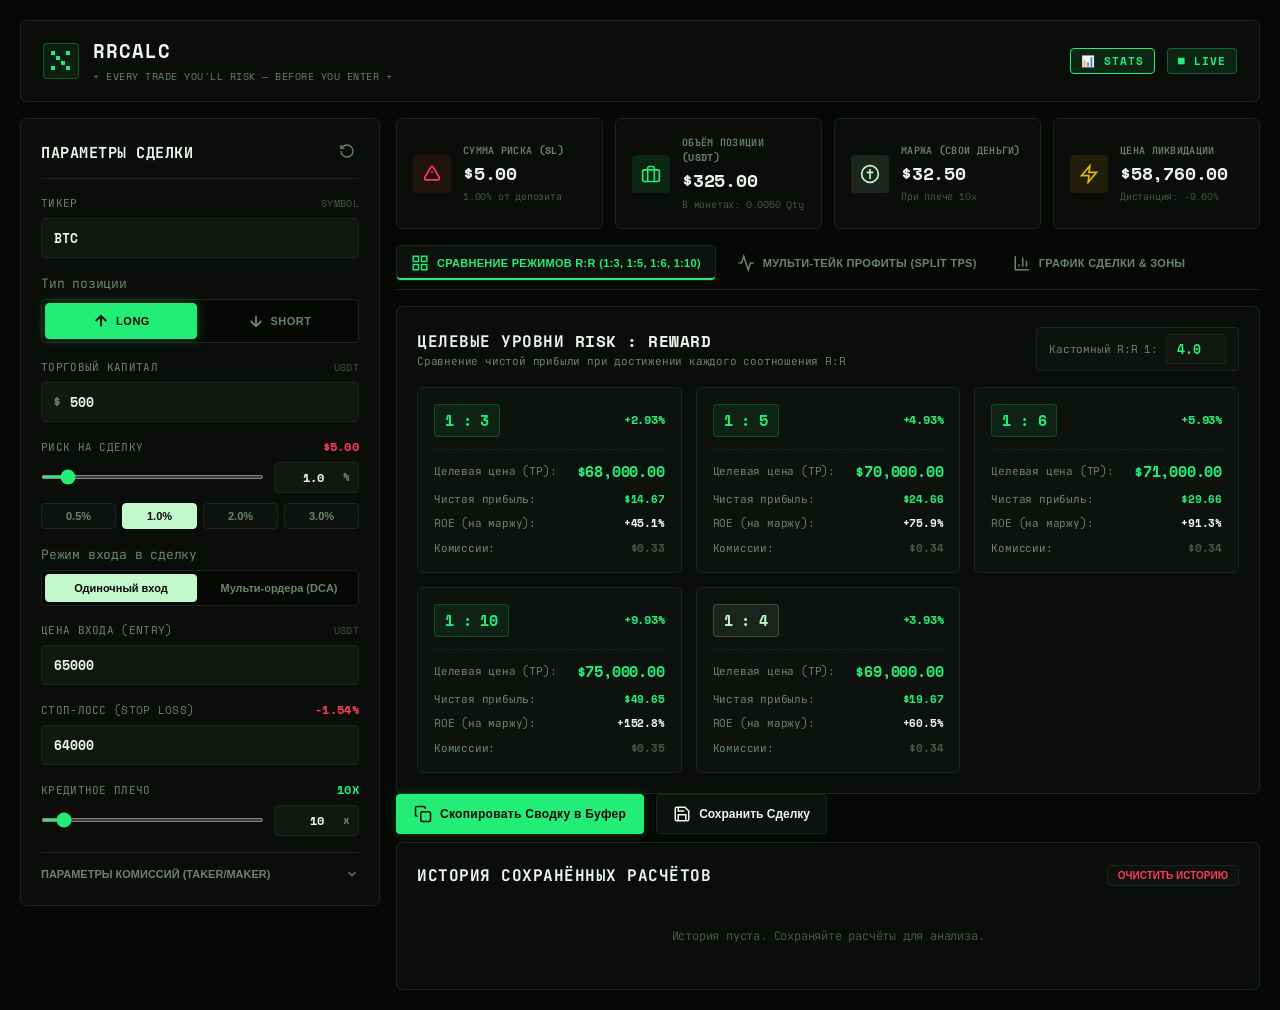
<file: index.html>
<!DOCTYPE html>
<html lang="ru">
<head>
    <meta charset="UTF-8">
    <meta name="viewport" content="width=device-width, initial-scale=1.0">
    <title>Futures Risk & Reward Calculator | R:R 1:3, 1:5, 1:6, 1:10</title>
    <meta name="description" content="Профессиональный фьючерсный калькулятор риск-менеджмента, расчета размера позиции, плеча, ликвидации и R:R соотшений.">
    <!-- Google Fonts: Space Mono & JetBrains Mono -->
    <link rel="preconnect" href="https://fonts.googleapis.com">
    <link rel="preconnect" href="https://fonts.gstatic.com" crossorigin>
    <link href="https://fonts.googleapis.com/css2?family=JetBrains+Mono:wght@400;500;600;700&family=Space+Mono:ital,wght@0,400;0,700;1,400&display=swap" rel="stylesheet">
    <link rel="stylesheet" href="styles.css">
</head>
<body>
    <div class="app-container">
        <!-- BPSCAN Terminal Header Bar -->
        <header class="app-header">
            <div class="brand">
                <div class="brand-logo">
                    <svg width="24" height="24" viewBox="0 0 24 24" fill="none" xmlns="http://www.w3.org/2000/svg">
                        <rect x="2" y="2" width="4" height="4" fill="#22EE77"/>
                        <rect x="7" y="7" width="4" height="4" fill="#22EE77"/>
                        <rect x="12" y="12" width="4" height="4" fill="#22EE77"/>
                        <rect x="17" y="17" width="4" height="4" fill="#22EE77"/>
                        <rect x="17" y="2" width="4" height="4" fill="#22EE77"/>
                        <rect x="2" y="17" width="4" height="4" fill="#22EE77"/>
                    </svg>
                </div>
                <div class="brand-text">
                    <h1>RRCALC</h1>
                    <span class="brand-sub">+ EVERY TRADE YOU'LL RISK — BEFORE YOU ENTER +</span>
                </div>
            </div>
            <div class="header-status" style="display: flex; gap: 12px; align-items: center;">
                <a href="dashboard.html" class="live-badge" style="text-decoration: none; color: #22EE77; border-color: #22EE77; cursor: pointer;">📊 STATS</a>
                <span class="live-badge">■ LIVE</span>
            </div>
        </header>

        <!-- Main Layout Split -->
        <div class="main-content">
            <!-- Sidebar: Parameters Input -->
            <aside class="sidebar-panel">
                <div class="panel-header">
                    <h2>Параметры Сделки</h2>
                    <button id="resetBtn" class="btn-icon" title="Сбросить всё">
                        <svg width="16" height="16" viewBox="0 0 24 24" fill="none" stroke="currentColor" stroke-width="2">
                            <path d="M3 12a9 9 0 1 0 9-9 9.75 9.75 0 0 0-6.74 2.74L3 8"/>
                            <path d="M3 3v5h5"/>
                        </svg>
                    </button>
                </div>

                <!-- Ticker / Coin Symbol -->
                <div class="input-group">
                    <div class="label-row">
                        <label for="tickerInput">Тикер</label>
                        <span class="unit">SYMBOL</span>
                    </div>
                    <div class="input-wrapper">
                        <input type="text" id="tickerInput" value="BTC" placeholder="BTC" style="text-transform: uppercase;">
                    </div>
                </div>

                <!-- Position Direction Switcher -->
                <div class="input-group">
                    <label>Тип позиции</label>
                    <div class="direction-switch">
                        <button id="dirLong" class="dir-btn long active">
                            <svg width="18" height="18" viewBox="0 0 24 24" fill="none" stroke="currentColor" stroke-width="2.5">
                                <path d="M12 19V5M5 12l7-7 7 7"/>
                            </svg>
                            LONG
                        </button>
                        <button id="dirShort" class="dir-btn short">
                            <svg width="18" height="18" viewBox="0 0 24 24" fill="none" stroke="currentColor" stroke-width="2.5">
                                <path d="M12 5v14M5 12l7 7 7-7"/>
                            </svg>
                            SHORT
                        </button>
                    </div>
                </div>

                <!-- Capital / Balance -->
                <div class="input-group">
                    <div class="label-row">
                        <label for="capitalInput">Торговый капитал</label>
                        <span class="unit">USDT</span>
                    </div>
                    <div class="input-wrapper has-symbol">
                        <span class="currency-symbol">$</span>
                        <input type="number" id="capitalInput" value="500" step="50" min="1" placeholder="500">
                    </div>
                </div>

                <!-- Risk Percentage -->
                <div class="input-group">
                    <div class="label-row">
                        <label for="riskPercentInput">Риск на сделку</label>
                        <span id="riskAmountDisplay" class="value-highlight red">$100.00</span>
                    </div>
                    <div class="slider-input-combo">
                        <input type="range" id="riskSlider" min="0.1" max="10" step="0.1" value="1.0">
                        <div class="number-suffix">
                            <input type="number" id="riskPercentInput" value="1.0" step="0.1" min="0.01" max="100">
                            <span>%</span>
                        </div>
                    </div>
                    <div class="preset-buttons">
                        <button class="risk-preset-btn" data-risk="0.5">0.5%</button>
                        <button class="risk-preset-btn active" data-risk="1.0">1.0%</button>
                        <button class="risk-preset-btn" data-risk="2.0">2.0%</button>
                        <button class="risk-preset-btn" data-risk="3.0">3.0%</button>
                    </div>
                </div>

                <!-- Entry Mode Switcher -->
                <div class="input-group">
                    <label>Режим входа в сделку</label>
                    <div class="mode-switch">
                        <button id="entryModeSingle" class="mode-btn active">Одиночный вход</button>
                        <button id="entryModeMulti" class="mode-btn">Мульти-ордера (DCA)</button>
                    </div>
                </div>

                <!-- Single Entry Price -->
                <div class="input-group" id="singleEntryGroup">
                    <div class="label-row">
                        <label for="entryPriceInput">Цена входа (Entry)</label>
                        <span class="unit">USDT</span>
                    </div>
                    <div class="input-wrapper">
                        <input type="number" id="entryPriceInput" value="65000" step="any" min="0.000001" placeholder="65000">
                    </div>
                </div>

                <!-- Multi-Order DCA Entry Group -->
                <div class="input-group hidden" id="multiEntryGroup">
                    <div class="label-row">
                        <label>Ордера входа (Сетка DCA)</label>
                        <span id="multiAvgPriceDisplay" class="value-highlight accent">Ср. цена: 65000</span>
                    </div>
                    <div id="multiOrdersList" class="multi-orders-list">
                        <!-- Dynamic Multi-Orders inputs -->
                    </div>
                    <button type="button" id="addMultiOrderBtn" class="btn-small-dashed">
                        + Добавить ордер входа
                    </button>
                    <div class="multi-alloc-warning" id="multiAllocWarning">
                        Сумма долей должна быть 100%
                    </div>
                </div>

                <!-- Stop Loss Price -->
                <div class="input-group">
                    <div class="label-row">
                        <label for="stopLossInput">Стоп-лосс (Stop Loss)</label>
                        <span id="stopDistanceDisplay" class="value-highlight red">-1.54%</span>
                    </div>
                    <div class="input-wrapper danger-focus">
                        <input type="number" id="stopLossInput" value="64000" step="any" min="0.000001" placeholder="64000">
                    </div>
                </div>

                <!-- Leverage & Margin Mode -->
                <div class="input-group">
                    <div class="label-row">
                        <label for="leverageInput">Кредитное плечо</label>
                        <span id="leverageValueDisplay" class="value-highlight accent">10x</span>
                    </div>
                    <div class="slider-input-combo">
                        <input type="range" id="leverageSlider" min="1" max="125" step="1" value="10">
                        <div class="number-suffix">
                            <input type="number" id="leverageInput" value="10" min="1" max="125">
                            <span>x</span>
                        </div>
                    </div>
                </div>

                <!-- Exchange Fee Settings -->
                <div class="input-group collapsible">
                    <button type="button" class="collapsible-toggle" id="feeToggle">
                        <span>Параметры комиссий (Taker/Maker)</span>
                        <svg width="14" height="14" viewBox="0 0 24 24" fill="none" stroke="currentColor" stroke-width="2">
                            <path d="M6 9l6 6 6-6"/>
                        </svg>
                    </button>
                    <div class="collapsible-content" id="feeContent">
                        <div class="label-row">
                            <label for="feeInput">Комиссия за сделку (вход + выход)</label>
                            <span class="unit">%</span>
                        </div>
                        <input type="number" id="feeInput" value="0.05" step="0.01" min="0">
                        <span class="help-text">По умолчанию 0.05% (средняя ставка фьючерсов Bybit/Binance)</span>
                    </div>
                </div>
            </aside>

            <!-- Dashboard Content Area -->
            <main class="dashboard-area">
                
                <!-- Quick Metric Cards Overview -->
                <section class="metrics-grid">
                    <div class="metric-card">
                        <div class="metric-icon risk-bg">
                            <svg width="20" height="20" viewBox="0 0 24 24" fill="none" stroke="currentColor" stroke-width="2">
                                <path d="M12 9v2m0 4h.01m-6.938 4h13.856c1.54 0 2.502-1.667 1.732-3L13.732 4c-.77-1.333-2.694-1.333-3.464 0L3.34 16c-.77 1.333.192 3 1.732 3z"/>
                            </svg>
                        </div>
                        <div class="metric-data">
                            <span class="metric-title">Сумма Риска (SL)</span>
                            <span class="metric-value red" id="cardRiskUsdt">$100.00</span>
                            <span class="metric-sub" id="cardRiskPct">1.00% от депозита</span>
                        </div>
                    </div>

                    <div class="metric-card">
                        <div class="metric-icon pos-bg">
                            <svg width="20" height="20" viewBox="0 0 24 24" fill="none" stroke="currentColor" stroke-width="2">
                                <rect x="2" y="7" width="20" height="14" rx="2" ry="2"/>
                                <path d="M16 21V5a2 2 0 0 0-2-2h-4a2 2 0 0 0-2 2v16"/>
                            </svg>
                        </div>
                        <div class="metric-data">
                            <span class="metric-title">Объём Позиции (USDT)</span>
                            <span class="metric-value accent" id="cardPosUsdt">$50.00</span>
                            <span class="metric-sub" id="cardPosCoins">В монетах: 5.00 Qty</span>
                        </div>
                    </div>

                    <div class="metric-card">
                        <div class="metric-icon margin-bg">
                            <svg width="20" height="20" viewBox="0 0 24 24" fill="none" stroke="currentColor" stroke-width="2">
                                <circle cx="12" cy="12" r="10"/>
                                <path d="M12 6v12M16 10H8"/>
                            </svg>
                        </div>
                        <div class="metric-data">
                            <span class="metric-title">Маржа (Свои деньги)</span>
                            <span class="metric-value accent" id="cardMarginUsdt">$650.00</span>
                            <span class="metric-sub" id="cardMarginRatio">При плече 10x</span>
                        </div>
                    </div>

                    <div class="metric-card">
                        <div class="metric-icon liq-bg">
                            <svg width="20" height="20" viewBox="0 0 24 24" fill="none" stroke="currentColor" stroke-width="2">
                                <path d="M13 2L3 14h9l-1 8 10-12h-9l1-8z"/>
                            </svg>
                        </div>
                        <div class="metric-data">
                            <span class="metric-title">Цена Ликвидации</span>
                            <span class="metric-value warning" id="cardLiqPrice">$58,760.00</span>
                            <span class="metric-sub" id="cardLiqDist">Дистанция: -9.60%</span>
                        </div>
                    </div>
                </section>

                <!-- Tabs Navigation -->
                <nav class="view-tabs">
                    <button class="tab-btn active" data-tab="tabRrModes">
                        <svg width="18" height="18" viewBox="0 0 24 24" fill="none" stroke="currentColor" stroke-width="2">
                            <rect x="3" y="3" width="7" height="7"/>
                            <rect x="14" y="3" width="7" height="7"/>
                            <rect x="14" y="14" width="7" height="7"/>
                            <rect x="3" y="14" width="7" height="7"/>
                        </svg>
                        Сравнение Режимов R:R (1:3, 1:5, 1:6, 1:10)
                    </button>
                    <button class="tab-btn hidden" id="tabBtnMultiOrders" data-tab="tabMultiOrders">
                        <svg width="18" height="18" viewBox="0 0 24 24" fill="none" stroke="currentColor" stroke-width="2">
                            <line x1="8" y1="6" x2="21" y2="6"></line>
                            <line x1="8" y1="12" x2="21" y2="12"></line>
                            <line x1="8" y1="18" x2="21" y2="18"></line>
                            <line x1="3" y1="6" x2="3.01" y2="6"></line>
                            <line x1="3" y1="12" x2="3.01" y2="12"></line>
                            <line x1="3" y1="18" x2="3.01" y2="18"></line>
                        </svg>
                        Детали Сетки Ордеров (DCA)
                    </button>
                    <button class="tab-btn" data-tab="tabPartialTp">
                        <svg width="18" height="18" viewBox="0 0 24 24" fill="none" stroke="currentColor" stroke-width="2">
                            <path d="M22 12h-4l-3 9L9 3l-3 9H2"/>
                        </svg>
                        Мульти-Тейк Профиты (Split TPs)
                    </button>
                    <button class="tab-btn" data-tab="tabVisualizer">
                        <svg width="18" height="18" viewBox="0 0 24 24" fill="none" stroke="currentColor" stroke-width="2">
                            <path d="M3 3v18h18"/>
                            <path d="M18 17V9"/>
                            <path d="M13 17V5"/>
                            <path d="M8 17v-3"/>
                        </svg>
                        График Сделки & Зоны
                    </button>
                </nav>

                <!-- TAB 1: R:R Target Modes -->
                <div id="tabRrModes" class="tab-pane active">
                    <div class="section-card">
                        <div class="section-header">
                            <div>
                                <h3>Целевые уровни Risk : Reward</h3>
                                <p class="section-subtitle">Сравнение чистой прибыли при достижении каждого соотношения R:R</p>
                            </div>
                            <div class="custom-rr-builder">
                                <label for="customRrInput">Кастомный R:R 1:</label>
                                <input type="number" id="customRrInput" value="4.0" step="0.1" min="0.5" max="100">
                            </div>
                        </div>

                        <div class="rr-cards-grid" id="rrCardsContainer">
                            <!-- Injected dynamically via JS: 1:3, 1:5, 1:6, 1:10, Custom -->
                        </div>
                    </div>
                <!-- TAB Multi-Orders Breakdown -->
                <div id="tabMultiOrders" class="tab-pane">
                    <div class="section-card">
                        <div class="section-header">
                            <div>
                                <h3>Детали лимитных ордеров (Сетка DCA)</h3>
                                <p class="section-subtitle">Расчёт объёмов, количества монет и маржи для каждого ордера сетки</p>
                            </div>
                            <div class="value-highlight accent" id="multiAvgEntrySummary">
                                Средняя цена входа: $0.00
                            </div>
                        </div>

                        <div class="table-responsive">
                            <table class="dca-table" id="dcaBreakdownTable">
                                <thead>
                                    <tr>
                                        <th>Ордер #</th>
                                        <th>Цена входа</th>
                                        <th>Доля (%)</th>
                                        <th>Номинал ($)</th>
                                        <th>Монеты (Qty)</th>
                                        <th>Маржа ($)</th>
                                        <th>Дистанция до SL</th>
                                    </tr>
                                </thead>
                                <tbody id="dcaBreakdownTbody">
                                    <!-- Dynamic rows injected via JS -->
                                </tbody>
                            </table>
                        </div>
                    </div>
                </div>

                <!-- TAB 2: Partial Take Profit Calculator -->
                <div id="tabPartialTp" class="tab-pane">
                    <div class="section-card">
                        <div class="section-header">
                            <div>
                                <h3>Частичный фиксация прибыли (Partial TPs)</h3>
                                <p class="section-subtitle">Разбей каскад тейк-профитов на несколько целей для снижения риска</p>
                            </div>
                            <button id="addTpStepBtn" class="btn-secondary">
                                + Добавить Тейк
                            </button>
                        </div>

                        <div class="partial-tp-layout">
                            <div class="tp-steps-list" id="tpStepsContainer">
                                <!-- Partial TP steps generated via JS -->
                            </div>

                            <div class="partial-tp-summary card-glass">
                                <h4>Итоговая сводка каскада</h4>
                                <div class="summary-line">
                                    <span>Распределено объёма:</span>
                                    <span id="tpTotalAllocatedPct" class="fw-bold">100%</span>
                                </div>
                                <div class="summary-line">
                                    <span>Средневзвешенный R:R:</span>
                                    <span id="tpWeightedRr" class="fw-bold green">1 : 4.80</span>
                                </div>
                                <div class="summary-line">
                                    <span>Общая чистая прибыль:</span>
                                    <span id="tpTotalProfitUsdt" class="fw-bold green">$480.00</span>
                                </div>
                                <div class="summary-line">
                                    <span>Прирост к депозиту:</span>
                                    <span id="tpTotalGrowthPct" class="fw-bold green">+4.80%</span>
                                </div>
                                <div class="alloc-progress-bar">
                                    <div id="allocProgressFill" class="alloc-progress-fill" style="width: 100%;"></div>
                                </div>
                            </div>
                        </div>
                    </div>
                </div>

                <!-- TAB 3: Interactive Canvas Visualizer -->
                <div id="tabVisualizer" class="tab-pane">
                    <div class="section-card visualizer-card">
                        <div class="section-header">
                            <div>
                                <h3>Визуализация Уровней и Зон</h3>
                                <p class="section-subtitle">Интерактивный график сделки с отображением расстояний, StopLoss, Тейков и Ликвидации</p>
                            </div>
                            <div class="vis-controls">
                                <button class="btn-small active" id="visToggleGrid">Сетка</button>
                                <button class="btn-small" id="visToggleLiq">Ликвидация</button>
                            </div>
                        </div>

                        <div class="canvas-wrapper">
                            <canvas id="tradeCanvas" width="900" height="480"></canvas>
                        </div>
                    </div>
                </div>

                <!-- Bottom Action Bar & History -->
                <section class="action-footer">
                    <div class="copy-box">
                        <button id="copySummaryBtn" class="btn-primary">
                            <svg width="18" height="18" viewBox="0 0 24 24" fill="none" stroke="currentColor" stroke-width="2">
                                <rect x="9" y="9" width="13" height="13" rx="2" ry="2"/>
                                <path d="M5 15H4a2 2 0 0 1-2-2V4a2 2 0 0 1 2-2h9a2 2 0 0 1 2 2v1"/>
                            </svg>
                            Скопировать Сводку в Буфер
                        </button>
                        <button id="saveHistoryBtn" class="btn-secondary">
                            <svg width="18" height="18" viewBox="0 0 24 24" fill="none" stroke="currentColor" stroke-width="2">
                                <path d="M19 21H5a2 2 0 0 1-2-2V5a2 2 0 0 1 2-2h11l5 5v11a2 2 0 0 1-2 2z"/>
                                <polyline points="17 21 17 13 7 13 7 21"/>
                                <polyline points="7 3 7 8 15 8"/>
                            </svg>
                            Сохранить Сделку
                        </button>
                    </div>
                </section>

                <!-- History Drawer / Section -->
                <section class="section-card history-section">
                    <div class="section-header">
                        <h3>История Сохранённых Расчётов</h3>
                        <button id="clearHistoryBtn" class="btn-small danger-text">Очистить историю</button>
                    </div>
                    <div id="historyListContainer" class="history-grid">
                        <div class="empty-state">История пуста. Сохраняйте расчёты для дальнейшего анализа.</div>
                    </div>
                </section>

            </main>
        </div>
    </div>

    <!-- Notification Toast -->
    <div id="toast" class="toast hidden">Сводка скопирована в буфер обмена!</div>

    <!-- Trade Details Pop-up Modal -->
    <div id="tradeModal" class="modal-overlay hidden">
        <div class="modal-card">
            <div class="modal-header">
                <div>
                    <h3 id="modalTitle">🟢 BTC (10x)</h3>
                    <span id="modalTimestamp" class="modal-time">Сохранено: 08:52</span>
                </div>
                <button id="closeModalBtn" class="btn-icon" title="Закрыть">
                    <svg width="20" height="20" viewBox="0 0 24 24" fill="none" stroke="currentColor" stroke-width="2">
                        <line x1="18" y1="6" x2="6" y2="18"></line>
                        <line x1="6" y1="6" x2="18" y2="18"></line>
                    </svg>
                </button>
            </div>
            
            <div class="modal-body" id="modalBodyContent">
                <!-- Dynamically injected trade details, metrics & R:R table -->
            </div>

            <div class="modal-footer">
                <div id="modalViewActions" style="display: flex; gap: 8px; flex-wrap: wrap; width: 100%; justify-content: flex-end;">
                    <button id="modalRestoreBtn" class="btn-primary">
                        <svg width="16" height="16" viewBox="0 0 24 24" fill="none" stroke="currentColor" stroke-width="2">
                            <path d="M3 12a9 9 0 1 0 9-9 9.75 9.75 0 0 0-6.74 2.74L3 8"/>
                            <path d="M3 3v5h5"/>
                        </svg>
                        Загрузить в калькулятор
                    </button>
                    <button id="modalEditBtn" class="btn-secondary">
                        <svg width="14" height="14" viewBox="0 0 24 24" fill="none" stroke="currentColor" stroke-width="2">
                            <path d="M12 20h9"/>
                            <path d="M16.5 3.5a2.121 2.121 0 0 1 3 3L7 19l-4 1 1-4L16.5 3.5z"/>
                        </svg>
                        Редактировать
                    </button>
                    <button id="modalCopyBtn" class="btn-secondary">Скопировать сводку</button>
                    <button id="modalDeleteBtn" class="btn-secondary danger-text">Удалить сделку</button>
                    <button id="modalCloseBtn" class="btn-secondary">Закрыть</button>
                </div>
                <div id="modalEditActions" style="display: none; gap: 8px; flex-wrap: wrap; width: 100%; justify-content: flex-end;">
                    <button id="modalSaveEditBtn" class="btn-primary">
                        <svg width="16" height="16" viewBox="0 0 24 24" fill="none" stroke="currentColor" stroke-width="2">
                            <path d="M19 21H5a2 2 0 0 1-2-2V5a2 2 0 0 1 2-2h11l5 5v11a2 2 0 0 1-2 2z"/>
                            <polyline points="17 21 17 13 7 13 7 21"/>
                            <polyline points="7 3 7 8 15 8"/>
                        </svg>
                        Сохранить изменения
                    </button>
                    <button id="modalCancelEditBtn" class="btn-secondary">Отмена</button>
                </div>
            </div>
        </div>
    </div>

    <script src="app.js"></script>
</body>
</html>
</file>
<file: styles.css>
/* ==========================================================================
   FUTURES RISK & REWARD CALCULATOR - STYLESHEET
   Aesthetics: BPSCAN Terminal Aesthetic (Matrix Green, Space Mono, Dark Panels)
   ========================================================================== */

:root {
    /* BPSCAN Terminal Color Palette */
    --bg-dark: #060806;
    --bg-panel: #0A0D0A;
    --bg-card: #0E120E;
    --bg-input: #121712;
    --bg-input-hover: #182018;

    --border-color: #1B261B;
    --border-light: #263826;
    --border-accent: #22EE77;

    --text-main: #F0F5F0;
    --text-muted: #6A856A;
    --text-dim: #445944;

    /* Accent & Status Colors */
    --color-long: #22EE77;
    --color-long-glow: rgba(34, 238, 119, 0.2);
    --color-short: #FF3B5C;
    --color-short-glow: rgba(255, 59, 92, 0.2);
    
    --color-mint: #C2F8CB;
    --color-mint-text: #060806;
    
    --color-accent: #22EE77;
    --color-accent-hover: #1CDA6C;
    --color-accent-glow: rgba(34, 238, 119, 0.25);
    
    --color-warning: #E6B800;
    --color-warning-glow: rgba(230, 184, 0, 0.15);

    /* Fonts: BPSCAN Terminal uses Monospace typography */
    --font-sans: 'Space Mono', 'JetBrains Mono', monospace;
    --font-mono: 'Space Mono', 'JetBrains Mono', monospace;

    /* Radii & Sharp Edges */
    --radius-sm: 4px;
    --radius-md: 6px;
    --radius-lg: 10px;
    --transition-fast: 0.12s ease;
    --transition-norm: 0.2s ease;
}

* {
    box-sizing: border-box;
    margin: 0;
    padding: 0;
}

html, body {
    width: 100%;
    max-width: 100%;
    overflow-x: hidden;
}

body {
    background-color: var(--bg-dark);
    color: var(--text-main);
    font-family: var(--font-mono);
    font-size: 13px;
    line-height: 1.5;
    -webkit-font-smoothing: antialiased;
    min-height: 100vh;
    letter-spacing: -0.2px;
}

/* Custom Scrollbar */
::-webkit-scrollbar {
    width: 5px;
    height: 5px;
}
::-webkit-scrollbar-track {
    background: var(--bg-dark);
}
::-webkit-scrollbar-thumb {
    background: var(--border-color);
    border-radius: 2px;
}
::-webkit-scrollbar-thumb:hover {
    background: var(--color-long);
}

.app-container {
    width: 100%;
    max-width: 1400px;
    margin: 0 auto;
    padding: 20px;
    display: flex;
    flex-direction: column;
    gap: 16px;
    min-height: 100vh;
    overflow-x: hidden;
}

/* Header - BPSCAN Terminal Style */
.app-header {
    background: var(--bg-panel);
    border: 1px solid var(--border-color);
    border-radius: var(--radius-md);
    padding: 16px 22px;
    display: flex;
    justify-content: space-between;
    align-items: center;
    flex-wrap: wrap;
    gap: 16px;
}

.brand {
    display: flex;
    align-items: center;
    gap: 14px;
}

.brand-logo {
    width: 36px;
    height: 36px;
    background: rgba(34, 238, 119, 0.08);
    border: 1px solid rgba(34, 238, 119, 0.3);
    border-radius: var(--radius-sm);
    display: flex;
    align-items: center;
    justify-content: center;
}

.brand-text h1 {
    font-size: 1.2rem;
    font-weight: 700;
    color: var(--text-main);
    letter-spacing: 1px;
}

.brand-sub {
    font-size: 10px;
    color: var(--text-muted);
    font-weight: 400;
    letter-spacing: 0.5px;
}

.header-status {
    display: flex;
    align-items: center;
    gap: 10px;
}

.live-badge {
    font-size: 11px;
    font-weight: 700;
    color: var(--color-long);
    background: rgba(34, 238, 119, 0.1);
    border: 1px solid rgba(34, 238, 119, 0.3);
    padding: 4px 10px;
    border-radius: var(--radius-sm);
    letter-spacing: 1px;
}

/* Main Content Layout */
.main-content {
    display: grid;
    grid-template-columns: 360px 1fr;
    gap: 16px;
    align-items: start;
}

@media (max-width: 1024px) {
    .main-content {
        grid-template-columns: 1fr;
    }
}

/* Sidebar Panel */
.sidebar-panel {
    background: var(--bg-panel);
    border: 1px solid var(--border-color);
    border-radius: var(--radius-md);
    padding: 20px;
    display: flex;
    flex-direction: column;
    gap: 16px;
}

.panel-header {
    display: flex;
    justify-content: space-between;
    align-items: center;
    padding-bottom: 12px;
    border-bottom: 1px solid var(--border-color);
}

.panel-header h2 {
    font-size: 0.95rem;
    font-weight: 700;
    text-transform: uppercase;
    letter-spacing: 0.5px;
}

.btn-icon {
    background: transparent;
    border: none;
    color: var(--text-muted);
    cursor: pointer;
    padding: 4px;
    border-radius: var(--radius-sm);
    transition: var(--transition-fast);
}
.btn-icon:hover {
    color: var(--color-long);
    background: var(--bg-card);
}

/* Inputs & Segmented Buttons */
.input-group {
    display: flex;
    flex-direction: column;
    gap: 6px;
}

.label-row {
    display: flex;
    justify-content: space-between;
    align-items: center;
    font-size: 11px;
    text-transform: uppercase;
    letter-spacing: 0.3px;
}

.input-group label {
    color: var(--text-muted);
    font-weight: 400;
}

.unit {
    color: var(--text-dim);
    font-size: 10px;
}

.value-highlight {
    font-weight: 700;
    font-size: 12px;
}
.value-highlight.red { color: var(--color-short); }
.value-highlight.green { color: var(--color-long); }
.value-highlight.accent { color: var(--color-long); }
.value-highlight.warning { color: var(--color-warning); }

/* Direction Switcher (BPSCAN style toggle buttons) */
.direction-switch {
    display: grid;
    grid-template-columns: 1fr 1fr;
    gap: 6px;
    background: var(--bg-dark);
    padding: 3px;
    border-radius: var(--radius-sm);
    border: 1px solid var(--border-color);
}

.dir-btn {
    display: flex;
    align-items: center;
    justify-content: center;
    gap: 6px;
    padding: 8px;
    border: 1px solid transparent;
    border-radius: var(--radius-sm);
    background: transparent;
    color: var(--text-muted);
    font-weight: 700;
    font-size: 11px;
    cursor: pointer;
    letter-spacing: 0.5px;
    transition: var(--transition-fast);
}

.dir-btn.long.active {
    background: var(--color-long);
    color: #060806;
    border-color: var(--color-long);
    box-shadow: 0 0 12px rgba(34, 238, 119, 0.3);
}

.dir-btn.short.active {
    background: var(--color-short);
    color: #FFFFFF;
    border-color: var(--color-short);
    box-shadow: 0 0 12px rgba(255, 59, 92, 0.3);
}

/* Mode Switcher */
.mode-switch {
    display: grid;
    grid-template-columns: 1fr 1fr;
    gap: 6px;
    background: var(--bg-dark);
    padding: 3px;
    border-radius: var(--radius-sm);
    border: 1px solid var(--border-color);
}

.mode-btn {
    padding: 7px 10px;
    border: 1px solid transparent;
    border-radius: var(--radius-sm);
    background: transparent;
    color: var(--text-muted);
    font-weight: 700;
    font-size: 11px;
    cursor: pointer;
    transition: var(--transition-fast);
}

.mode-btn.active {
    background: var(--color-mint);
    color: var(--color-mint-text);
    border-color: var(--color-mint);
    font-weight: 700;
}

.hidden {
    display: none !important;
}

/* Input Fields */
.input-wrapper {
    position: relative;
    display: flex;
    align-items: center;
}

.input-wrapper input {
    width: 100%;
    background: var(--bg-input);
    border: 1px solid var(--border-color);
    border-radius: var(--radius-sm);
    color: var(--text-main);
    font-family: var(--font-mono);
    font-size: 13px;
    font-weight: 600;
    padding: 9px 12px;
    outline: none;
    transition: var(--transition-fast);
}

.input-wrapper.has-symbol input,
.input-wrapper:has(.currency-symbol) input {
    padding-left: 28px !important;
}

.input-wrapper .currency-symbol {
    position: absolute;
    left: 12px;
    color: var(--text-muted);
    font-weight: 700;
    font-size: 13px;
    pointer-events: none;
    z-index: 2;
}

.input-wrapper input:focus {
    border-color: var(--color-long);
    background: var(--bg-input-hover);
    box-shadow: 0 0 8px rgba(34, 238, 119, 0.2);
}

.input-wrapper.danger-focus input:focus {
    border-color: var(--color-short);
    box-shadow: 0 0 8px rgba(255, 59, 92, 0.2);
}

.slider-input-combo {
    display: flex;
    align-items: center;
    gap: 10px;
}

.slider-input-combo input[type="range"] {
    flex: 1;
    height: 4px;
    border-radius: 2px;
    background: var(--bg-input);
    accent-color: var(--color-long);
    cursor: pointer;
}

.number-suffix {
    display: flex;
    align-items: center;
    background: var(--bg-input);
    border: 1px solid var(--border-color);
    border-radius: var(--radius-sm);
    padding-right: 8px;
    width: 85px;
}

.number-suffix input {
    width: 100%;
    background: transparent;
    border: none;
    color: var(--text-main);
    font-family: var(--font-mono);
    font-size: 12px;
    font-weight: 600;
    padding: 6px 4px 6px 8px;
    outline: none;
    text-align: right;
}

.number-suffix span {
    color: var(--text-muted);
    font-size: 11px;
    font-weight: 600;
}

/* Preset Buttons - BPSCAN solid mint active style */
.preset-buttons {
    display: grid;
    grid-template-columns: repeat(4, 1fr);
    gap: 6px;
    margin-top: 4px;
}

.risk-preset-btn {
    background: var(--bg-card);
    border: 1px solid var(--border-color);
    color: var(--text-muted);
    font-size: 11px;
    font-weight: 700;
    padding: 6px 4px;
    border-radius: var(--radius-sm);
    cursor: pointer;
    transition: var(--transition-fast);
}

.risk-preset-btn:hover {
    color: var(--text-main);
    border-color: var(--border-light);
}

.risk-preset-btn.active {
    background: var(--color-mint);
    color: var(--color-mint-text);
    border-color: var(--color-mint);
}

/* Collapsible Fee */
.collapsible {
    border-top: 1px solid var(--border-color);
    padding-top: 10px;
}

.collapsible-toggle {
    width: 100%;
    display: flex;
    justify-content: space-between;
    align-items: center;
    background: transparent;
    border: none;
    color: var(--text-muted);
    font-size: 11px;
    font-weight: 600;
    cursor: pointer;
    padding: 4px 0;
    text-transform: uppercase;
}
.collapsible-toggle:hover {
    color: var(--color-long);
}

.collapsible-content {
    display: none;
    flex-direction: column;
    gap: 6px;
    margin-top: 8px;
}

.collapsible-content.open {
    display: flex;
}

.help-text {
    font-size: 10px;
    color: var(--text-dim);
}

/* Multi Orders DCA List */
.multi-orders-list {
    display: flex;
    flex-direction: column;
    gap: 8px;
}

.multi-order-row {
    display: flex;
    align-items: center;
    gap: 6px;
    background: var(--bg-card);
    padding: 6px 8px;
    border-radius: var(--radius-sm);
    border: 1px solid var(--border-color);
}

.order-badge {
    font-size: 10px;
    font-weight: 700;
    color: var(--color-long);
    background: rgba(34, 238, 119, 0.1);
    padding: 3px 6px;
    border-radius: 3px;
    white-space: nowrap;
}

.multi-order-row .input-wrapper {
    flex: 1;
}

.multi-order-row .number-suffix {
    width: 75px;
}

.btn-small-dashed {
    background: transparent;
    border: 1px dashed var(--border-light);
    color: var(--text-muted);
    padding: 7px 12px;
    border-radius: var(--radius-sm);
    font-size: 11px;
    font-weight: 600;
    cursor: pointer;
    transition: var(--transition-fast);
    text-align: center;
}

.btn-small-dashed:hover {
    border-color: var(--color-long);
    color: var(--color-long);
    background: rgba(34, 238, 119, 0.05);
}

.multi-alloc-warning {
    font-size: 10px;
    color: var(--color-warning);
    display: none;
    font-weight: 600;
}

.multi-alloc-warning.visible {
    display: block;
}

/* Dashboard Area */
.dashboard-area {
    display: flex;
    flex-direction: column;
    gap: 16px;
}

/* Metric Cards Grid - BPSCAN Terminal Cards */
.metrics-grid {
    display: grid;
    grid-template-columns: repeat(auto-fit, minmax(200px, 1fr));
    gap: 12px;
}

.metric-card {
    background: var(--bg-panel);
    border: 1px solid var(--border-color);
    border-radius: var(--radius-md);
    padding: 16px;
    display: flex;
    align-items: center;
    gap: 12px;
    transition: var(--transition-norm);
}

.metric-card:hover {
    border-color: var(--border-light);
}

.metric-icon {
    width: 38px;
    height: 38px;
    border-radius: var(--radius-sm);
    display: flex;
    align-items: center;
    justify-content: center;
    flex-shrink: 0;
}

.metric-icon.risk-bg { background: rgba(255, 59, 92, 0.1); color: var(--color-short); }
.metric-icon.pos-bg { background: rgba(34, 238, 119, 0.1); color: var(--color-long); }
.metric-icon.margin-bg { background: rgba(194, 248, 203, 0.1); color: var(--color-mint); }
.metric-icon.liq-bg { background: rgba(230, 184, 0, 0.1); color: var(--color-warning); }

.metric-data {
    display: flex;
    flex-direction: column;
    gap: 2px;
    overflow: hidden;
}

.metric-title {
    font-size: 10px;
    color: var(--text-muted);
    font-weight: 600;
    text-transform: uppercase;
    letter-spacing: 0.3px;
}

.metric-value {
    font-size: 1.15rem;
    font-weight: 700;
    white-space: nowrap;
}

.metric-sub {
    font-size: 10px;
    color: var(--text-dim);
    white-space: nowrap;
}

/* Tabs Navigation - BPSCAN Mono Tabs */
.view-tabs {
    display: flex;
    gap: 6px;
    border-bottom: 1px solid var(--border-color);
    padding-bottom: 8px;
    overflow-x: auto;
}

.tab-btn {
    background: transparent;
    border: 1px solid transparent;
    color: var(--text-muted);
    font-weight: 700;
    font-size: 11px;
    padding: 8px 14px;
    border-radius: var(--radius-sm);
    display: flex;
    align-items: center;
    gap: 8px;
    cursor: pointer;
    white-space: nowrap;
    text-transform: uppercase;
    letter-spacing: 0.3px;
    transition: var(--transition-fast);
}

.tab-btn:hover {
    color: var(--text-main);
    background: var(--bg-panel);
}

.tab-btn.active {
    background: var(--bg-card);
    color: var(--color-long);
    border-color: var(--border-color);
    box-shadow: inset 0 -2px 0 var(--color-long);
}

/* Tab Panes */
.tab-pane {
    display: none;
}

.tab-pane.active {
    display: block;
}

/* Section Card */
.section-card {
    background: var(--bg-panel);
    border: 1px solid var(--border-color);
    border-radius: var(--radius-md);
    padding: 20px;
    display: flex;
    flex-direction: column;
    gap: 16px;
}

.section-header {
    display: flex;
    justify-content: space-between;
    align-items: center;
    flex-wrap: wrap;
    gap: 12px;
}

.section-header h3 {
    font-size: 1rem;
    font-weight: 700;
    text-transform: uppercase;
    letter-spacing: 0.5px;
}

.section-subtitle {
    font-size: 11px;
    color: var(--text-muted);
}

/* Custom R:R Builder */
.custom-rr-builder {
    display: flex;
    align-items: center;
    gap: 8px;
    background: var(--bg-card);
    padding: 6px 12px;
    border-radius: var(--radius-sm);
    border: 1px solid var(--border-color);
    font-size: 11px;
    color: var(--text-muted);
}

.custom-rr-builder input {
    width: 60px;
    background: var(--bg-input);
    border: 1px solid var(--border-color);
    border-radius: 3px;
    color: var(--color-long);
    font-family: var(--font-mono);
    font-weight: 700;
    padding: 4px 6px;
    outline: none;
    text-align: center;
}

/* R:R Cards Grid */
.rr-cards-grid {
    display: grid;
    grid-template-columns: repeat(auto-fit, minmax(220px, 1fr));
    gap: 14px;
}

.rr-card {
    background: var(--bg-card);
    border: 1px solid var(--border-color);
    border-radius: var(--radius-md);
    padding: 16px;
    display: flex;
    flex-direction: column;
    gap: 12px;
    position: relative;
    overflow: hidden;
    transition: var(--transition-norm);
}

.rr-card:hover {
    border-color: var(--color-long);
}

.rr-card-header {
    display: flex;
    justify-content: space-between;
    align-items: center;
}

.rr-badge {
    font-weight: 800;
    font-size: 0.95rem;
    color: var(--color-long);
    background: rgba(34, 238, 119, 0.08);
    padding: 4px 10px;
    border-radius: 4px;
    border: 1px solid rgba(34, 238, 119, 0.2);
}

.rr-card.custom .rr-badge {
    color: var(--color-mint);
    background: rgba(194, 248, 203, 0.08);
    border-color: rgba(194, 248, 203, 0.2);
}

.rr-stat-group {
    display: flex;
    flex-direction: column;
    gap: 8px;
    border-top: 1px dashed var(--border-color);
    padding-top: 10px;
}

.stat-row {
    display: flex;
    justify-content: space-between;
    align-items: center;
    font-size: 11px;
}

.stat-row .label {
    color: var(--text-muted);
}

.stat-row .val {
    font-weight: 600;
}

.stat-row .val.green { color: var(--color-long); }
.stat-row .val.highlight { font-size: 0.95rem; font-weight: 700; }

/* Partial TP Layout */
.partial-tp-layout {
    display: grid;
    grid-template-columns: 1fr 300px;
    gap: 16px;
}

@media (max-width: 900px) {
    .partial-tp-layout {
        grid-template-columns: 1fr;
    }
}

.tp-steps-list {
    display: flex;
    flex-direction: column;
    gap: 10px;
}

.tp-step-item {
    background: var(--bg-card);
    border: 1px solid var(--border-color);
    border-radius: var(--radius-sm);
    padding: 12px 14px;
    display: flex;
    align-items: center;
    justify-content: space-between;
    gap: 12px;
    flex-wrap: wrap;
}

.tp-step-info {
    display: flex;
    align-items: center;
    gap: 12px;
}

.tp-tag {
    font-weight: 700;
    font-size: 11px;
    color: var(--color-long);
    background: rgba(34, 238, 119, 0.1);
    padding: 4px 8px;
    border-radius: 3px;
}

.tp-controls {
    display: flex;
    align-items: center;
    gap: 12px;
}

.tp-controls .number-suffix {
    width: 90px;
}

.partial-tp-summary {
    background: var(--bg-card);
    border: 1px solid var(--border-color);
    border-radius: var(--radius-md);
    padding: 16px;
    display: flex;
    flex-direction: column;
    gap: 12px;
}

.partial-tp-summary h4 {
    font-size: 12px;
    font-weight: 700;
    text-transform: uppercase;
    border-bottom: 1px solid var(--border-color);
    padding-bottom: 8px;
}

.summary-line {
    display: flex;
    justify-content: space-between;
    align-items: center;
    font-size: 11px;
    color: var(--text-muted);
}

.summary-line span.fw-bold {
    color: var(--text-main);
    font-weight: 700;
}
.summary-line span.green { color: var(--color-long); }

.alloc-progress-bar {
    height: 5px;
    background: var(--bg-input);
    border-radius: 2px;
    overflow: hidden;
    margin-top: 4px;
}

.alloc-progress-fill {
    height: 100%;
    background: var(--color-long);
    border-radius: 2px;
    transition: width var(--transition-fast);
}

/* DCA Table */
.table-responsive {
    overflow-x: auto;
}

.dca-table {
    width: 100%;
    border-collapse: collapse;
    font-size: 11px;
    text-align: left;
}

.dca-table th, .dca-table td {
    padding: 10px 14px;
    border-bottom: 1px solid var(--border-color);
}

.dca-table th {
    color: var(--text-muted);
    font-weight: 700;
    font-size: 10px;
    text-transform: uppercase;
    background: var(--bg-dark);
}

.dca-table tr:hover td {
    background: var(--bg-card);
}

/* Canvas Visualizer */
.visualizer-card {
    padding: 16px;
}

.vis-controls {
    display: flex;
    gap: 6px;
}

.btn-small {
    background: var(--bg-card);
    border: 1px solid var(--border-color);
    color: var(--text-muted);
    font-size: 10px;
    font-weight: 700;
    padding: 4px 10px;
    border-radius: var(--radius-sm);
    cursor: pointer;
    text-transform: uppercase;
    transition: var(--transition-fast);
}

.btn-small:hover {
    color: var(--text-main);
    border-color: var(--border-light);
}

.btn-small.active {
    background: var(--color-long);
    color: #060806;
    border-color: var(--color-long);
}

.canvas-wrapper {
    position: relative;
    width: 100%;
    background: var(--bg-dark);
    border: 1px solid var(--border-color);
    border-radius: var(--radius-sm);
    overflow: hidden;
}

#tradeCanvas {
    width: 100%;
    height: 480px;
    display: block;
}

/* Action Footer & Buttons */
.action-footer {
    display: flex;
    justify-content: space-between;
    align-items: center;
    gap: 12px;
    flex-wrap: wrap;
}

.copy-box {
    display: flex;
    gap: 12px;
    flex-wrap: wrap;
}

.btn-primary {
    background: var(--color-long);
    color: #060806;
    border: none;
    padding: 10px 18px;
    border-radius: var(--radius-sm);
    font-weight: 700;
    font-size: 12px;
    display: flex;
    align-items: center;
    gap: 8px;
    cursor: pointer;
    letter-spacing: 0.3px;
    box-shadow: 0 0 12px var(--color-long-glow);
    transition: var(--transition-fast);
}

.btn-primary:hover {
    background: var(--color-accent-hover);
    transform: translateY(-1px);
}

.btn-secondary {
    background: var(--bg-card);
    color: var(--text-main);
    border: 1px solid var(--border-color);
    padding: 10px 16px;
    border-radius: var(--radius-sm);
    font-weight: 700;
    font-size: 12px;
    display: flex;
    align-items: center;
    gap: 8px;
    cursor: pointer;
    transition: var(--transition-fast);
}

.btn-secondary:hover {
    background: var(--bg-input);
    border-color: var(--border-light);
}

/* History Section */
.history-section {
    margin-top: 8px;
}

.danger-text {
    color: var(--color-short) !important;
}

.history-grid {
    display: grid;
    grid-template-columns: repeat(auto-fill, minmax(260px, 1fr));
    gap: 10px;
}

.history-item {
    background: var(--bg-card);
    border: 1px solid var(--border-color);
    border-radius: var(--radius-sm);
    padding: 12px;
    display: flex;
    flex-direction: column;
    gap: 6px;
    font-size: 11px;
    position: relative;
}

.history-item-header {
    display: flex;
    justify-content: space-between;
    align-items: center;
    font-weight: 700;
}

.history-time {
    font-size: 10px;
    color: var(--text-dim);
}

.history-header-actions {
    display: flex;
    align-items: center;
    gap: 8px;
}

.history-delete-btn {
    background: transparent;
    border: none;
    color: var(--text-dim);
    cursor: pointer;
    padding: 3px;
    border-radius: var(--radius-sm);
    display: flex;
    align-items: center;
    justify-content: center;
    transition: var(--transition-fast);
    line-height: 1;
}

.history-delete-btn:hover {
    color: var(--color-short);
    background: rgba(255, 59, 92, 0.15);
}

.empty-state {
    grid-column: 1 / -1;
    text-align: center;
    color: var(--text-dim);
    padding: 24px;
    font-size: 12px;
}

/* Toast Notifications */
.toast.hidden {
    opacity: 0;
    transform: translateY(20px);
    pointer-events: none;
}

/* History Item Interactive Pointer */
.history-item {
    cursor: pointer;
    transition: var(--transition-fast);
}

.history-item:hover {
    border-color: var(--color-long);
    background: var(--bg-input);
    transform: translateY(-1px);
}

/* Trade Details Pop-up Modal (BPSCAN Style) */
.modal-overlay {
    position: fixed;
    top: 0;
    left: 0;
    width: 100vw;
    height: 100vh;
    background: rgba(6, 8, 6, 0.85);
    backdrop-filter: blur(8px);
    -webkit-backdrop-filter: blur(8px);
    display: flex;
    align-items: center;
    justify-content: center;
    padding: 16px;
    z-index: 10000;
    opacity: 1;
    transition: opacity 0.2s ease;
}

.modal-overlay.hidden {
    opacity: 0;
    pointer-events: none;
    display: none;
}

.modal-card {
    background: var(--bg-panel);
    border: 1px solid var(--border-accent);
    border-radius: var(--radius-md);
    width: 100%;
    max-width: 680px;
    max-height: 90vh;
    display: flex;
    flex-direction: column;
    box-shadow: 0 10px 40px rgba(0, 0, 0, 0.8), 0 0 20px rgba(34, 238, 119, 0.15);
    overflow: hidden;
}

.modal-header {
    padding: 16px 20px;
    border-bottom: 1px solid var(--border-color);
    display: flex;
    justify-content: space-between;
    align-items: center;
    background: var(--bg-card);
}

.modal-header h3 {
    font-size: 1.1rem;
    font-weight: 700;
    color: var(--text-main);
}

.modal-time {
    font-size: 10px;
    color: var(--text-muted);
}

.modal-body {
    padding: 20px;
    overflow-y: auto;
    display: flex;
    flex-direction: column;
    gap: 16px;
}

.modal-grid-stats {
    display: grid;
    grid-template-columns: repeat(auto-fit, minmax(130px, 1fr));
    gap: 10px;
    background: var(--bg-card);
    border: 1px solid var(--border-color);
    padding: 12px;
    border-radius: var(--radius-sm);
}

.modal-stat-box {
    display: flex;
    flex-direction: column;
    gap: 2px;
}

.modal-stat-box .title {
    font-size: 9px;
    color: var(--text-muted);
    text-transform: uppercase;
}

.modal-stat-box .value {
    font-size: 0.95rem;
    font-weight: 700;
}

.modal-rr-table {
    width: 100%;
    border-collapse: collapse;
    font-size: 11px;
    margin-top: 6px;
}

.modal-rr-table th, .modal-rr-table td {
    padding: 8px 10px;
    border-bottom: 1px solid var(--border-color);
    text-align: left;
}

.modal-rr-table th {
    background: var(--bg-dark);
    color: var(--text-muted);
    font-size: 9px;
    text-transform: uppercase;
}

.modal-footer {
    padding: 14px 20px;
    border-top: 1px solid var(--border-color);
    background: var(--bg-card);
    display: flex;
    justify-content: flex-end;
    gap: 10px;
    flex-wrap: wrap;
}

/* Modal Edit Mode Styles */
.modal-edit-box {
    background: var(--bg-card);
    border: 1px solid var(--border-accent);
    border-radius: var(--radius-sm);
    padding: 14px;
    display: flex;
    flex-direction: column;
    gap: 12px;
}

.modal-edit-header {
    display: flex;
    justify-content: space-between;
    align-items: center;
    font-size: 11px;
    font-weight: 700;
    color: var(--color-long);
    text-transform: uppercase;
    letter-spacing: 0.5px;
}

.modal-edit-grid {
    display: grid;
    grid-template-columns: repeat(auto-fit, minmax(130px, 1fr));
    gap: 10px;
}

.modal-edit-field {
    display: flex;
    flex-direction: column;
    gap: 4px;
}

.modal-edit-field label {
    font-size: 9px;
    color: var(--text-muted);
    font-weight: 600;
    text-transform: uppercase;
}

.modal-edit-field input {
    background: var(--bg-input);
    border: 1px solid var(--border-color);
    border-radius: var(--radius-sm);
    color: var(--text-main);
    font-family: var(--font-mono);
    font-size: 12px;
    font-weight: 700;
    padding: 7px 10px;
    outline: none;
    transition: var(--transition-fast);
}

.modal-edit-field input:focus {
    border-color: var(--color-long);
}

.modal-dir-switch {
    display: flex;
    gap: 6px;
}

.modal-dir-btn {
    flex: 1;
    background: var(--bg-input);
    border: 1px solid var(--border-color);
    color: var(--text-muted);
    padding: 6px 8px;
    border-radius: var(--radius-sm);
    font-family: var(--font-mono);
    font-size: 11px;
    font-weight: 700;
    cursor: pointer;
    transition: var(--transition-fast);
}

.modal-dir-btn.active.long {
    background: rgba(34, 238, 119, 0.15);
    border-color: var(--color-long);
    color: var(--color-long);
}

.modal-dir-btn.active.short {
    background: rgba(255, 59, 92, 0.15);
    border-color: var(--color-short);
    color: var(--color-short);
}

.modal-edit-error {
    color: var(--color-short);
    font-size: 10px;
    font-weight: 700;
    display: none;
}

.modal-edit-error.visible {
    display: block;
}

/* ==========================================================================
   MOBILE & TABLET RESPONSIVE ADAPTATION
   ========================================================================== */

@media (max-width: 768px) {
    .app-container {
        padding: 8px 6px;
        gap: 12px;
        width: 100%;
        max-width: 100%;
        overflow-x: hidden;
    }

    .app-header {
        padding: 12px 14px;
        flex-direction: column;
        align-items: flex-start;
        gap: 8px;
    }

    .header-status {
        align-self: flex-start;
    }

    .brand-text h1 {
        font-size: 1rem;
    }

    .brand-sub {
        font-size: 9px;
    }

    .live-badge {
        font-size: 10px;
        padding: 3px 8px;
    }

    .sidebar-panel {
        padding: 14px 12px;
        gap: 14px;
        width: 100%;
        max-width: 100%;
    }

    /* Prevent auto-zoom on iOS Safari when tapping inputs */
    .input-wrapper input,
    .number-suffix input,
    .custom-rr-builder input {
        font-size: 15px;
    }

    .dir-btn, .mode-btn {
        padding: 10px 4px;
        font-size: 11px;
        min-height: 40px;
    }

    .risk-preset-btn {
        padding: 8px 2px;
        font-size: 11px;
        min-height: 38px;
    }

    .metrics-grid {
        grid-template-columns: repeat(2, minmax(0, 1fr));
        gap: 8px;
        width: 100%;
    }

    .metric-card {
        padding: 10px 8px;
        gap: 6px;
        min-width: 0;
    }

    .metric-icon {
        width: 28px;
        height: 28px;
    }

    .metric-title {
        font-size: 8.5px;
    }

    .metric-value {
        font-size: 0.9rem;
    }

    .metric-sub {
        font-size: 8.5px;
    }

    /* Tabs Navigation - Wrapped cleanly across mobile screen width (NO scroll) */
    .view-tabs {
        display: flex;
        flex-wrap: wrap;
        gap: 6px;
        padding-bottom: 6px;
        overflow-x: hidden;
        width: 100%;
    }

    .tab-btn {
        flex: 1 1 calc(50% - 6px);
        justify-content: center;
        text-align: center;
        padding: 8px 6px;
        font-size: 10px;
        white-space: normal;
        min-width: 0;
    }

    .section-card {
        padding: 14px 12px;
        gap: 12px;
        width: 100%;
        max-width: 100%;
    }

    .rr-cards-grid {
        grid-template-columns: repeat(2, minmax(0, 1fr));
        gap: 8px;
        width: 100%;
    }

    .rr-card {
        padding: 10px;
        gap: 8px;
        min-width: 0;
    }

    .rr-badge {
        font-size: 0.8rem;
        padding: 2px 5px;
    }

    .stat-row {
        font-size: 9.5px;
    }

    .stat-row .val.highlight {
        font-size: 0.8rem;
    }

    #tradeCanvas {
        height: 320px;
        width: 100%;
    }

    .action-footer {
        flex-direction: column;
        align-items: stretch;
        width: 100%;
    }

    .copy-box {
        flex-direction: column;
        width: 100%;
    }

    .btn-primary, .btn-secondary {
        width: 100%;
        justify-content: center;
        padding: 12px 16px;
        font-size: 12px;
    }

    .toast {
        left: 12px;
        right: 12px;
        bottom: 12px;
        text-align: center;
    }
}

@media (max-width: 480px) {
    .metrics-grid {
        grid-template-columns: repeat(2, minmax(0, 1fr));
    }

    .rr-cards-grid {
        grid-template-columns: 1fr;
    }

    .tab-btn {
        flex: 1 1 100%;
    }

    .multi-order-row {
        flex-wrap: wrap;
    }

    .multi-order-row .input-wrapper {
        min-width: 100px;
    }
}
</file>
